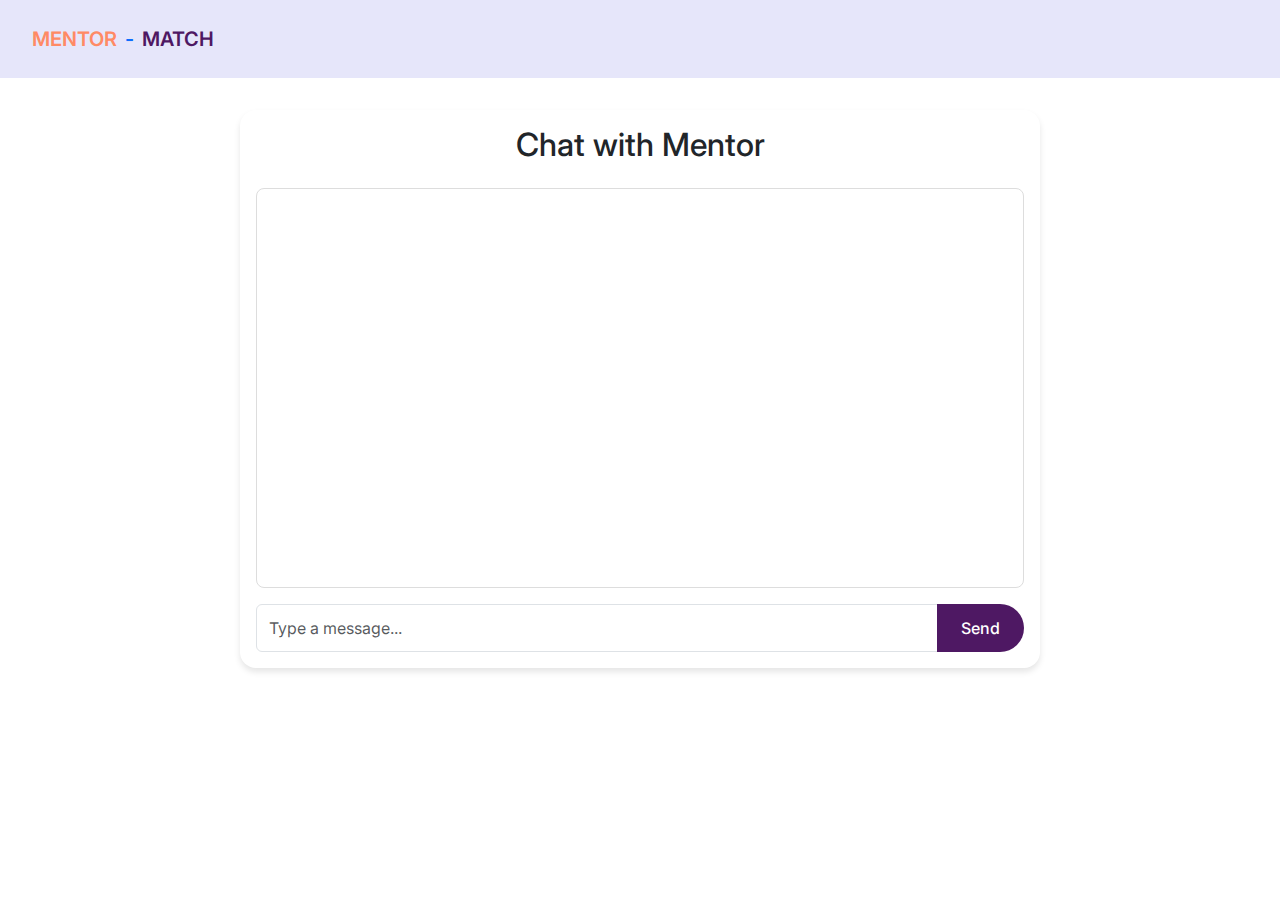
<file: chat.html>
<!DOCTYPE html>
<html lang="en">
<head>
    <meta charset="UTF-8">
    <meta name="viewport" content="width=device-width, initial-scale=1.0">
    <title>Chat - MentorMatch</title>
    <link href="https://fonts.googleapis.com/css2?family=Inter:wght@400;500;600;700&display=swap" rel="stylesheet">
    <link href="https://cdn.jsdelivr.net/npm/bootstrap@5.1.3/dist/css/bootstrap.min.css" rel="stylesheet">
    <link href="https://cdn.jsdelivr.net/npm/bootstrap-icons@1.7.2/font/bootstrap-icons.css" rel="stylesheet">
    <link rel="stylesheet" href="styles.css">
    <style>
        .chat-container {
            max-width: 800px;
            margin: 2rem auto;
            padding: 1rem;
            border-radius: 1rem;
            box-shadow: 0 4px 6px rgba(0, 0, 0, 0.1);
            background-color: white;
        }

        .messages {
            height: 400px;
            overflow-y: auto;
            margin-bottom: 1rem;
            padding: 1rem;
            border: 1px solid #ddd;
            border-radius: 0.5rem;
        }

        .message {
            margin-bottom: 0.5rem;
        }

        .message.sent {
            text-align: right;
        }

        .message.received {
            text-align: left;
        }
    </style>
</head>
<body>
    <nav class="navbar">
        <a href="index.html" class="logo">
            <span class="logo-text-up">MENTOR</span>
            <span>-</span>
            <span class="logo-text-start">MATCH</span>
        </a>
    </nav>

    <div class="container">
        <div class="chat-container">
            <h2 class="text-center mb-4">Chat with Mentor</h2>
            <div class="messages" id="messages">
                <!-- Messages will be dynamically added here -->
            </div>
            <div class="input-group">
                <input type="text" class="form-control" id="messageInput" placeholder="Type a message...">
                <button class="btn btn-primary" onclick="sendMessage()">Send</button>
            </div>
        </div>
    </div>

    <script src="https://cdn.jsdelivr.net/npm/bootstrap@5.1.3/dist/js/bootstrap.bundle.min.js"></script>
    <script>
        const messagesContainer = document.getElementById('messages');
        const socket = new WebSocket('ws://localhost:8000/ws/chat'); // Update with your WebSocket server URL

        socket.onopen = function() {
            console.log('Connected to the WebSocket server');
        };

        socket.onmessage = function(event) {
            const message = JSON.parse(event.data);
            addMessage(message.text, message.type);
        };

        socket.onclose = function() {
            console.log('Disconnected from the WebSocket server');
        };

        function sendMessage() {
            const input = document.getElementById('messageInput');
            const messageText = input.value.trim();
            if (messageText) {
                const message = { text: messageText, type: 'sent' };
                socket.send(JSON.stringify(message));
                addMessage(messageText, 'sent');
                input.value = '';
            }
        }

        function addMessage(text, type) {
            const messageDiv = document.createElement('div');
            messageDiv.className = `message ${type}`;
            messageDiv.textContent = text;
            messagesContainer.appendChild(messageDiv);
            messagesContainer.scrollTop = messagesContainer.scrollHeight;
        }
    </script>
</body>
</html>
</file>
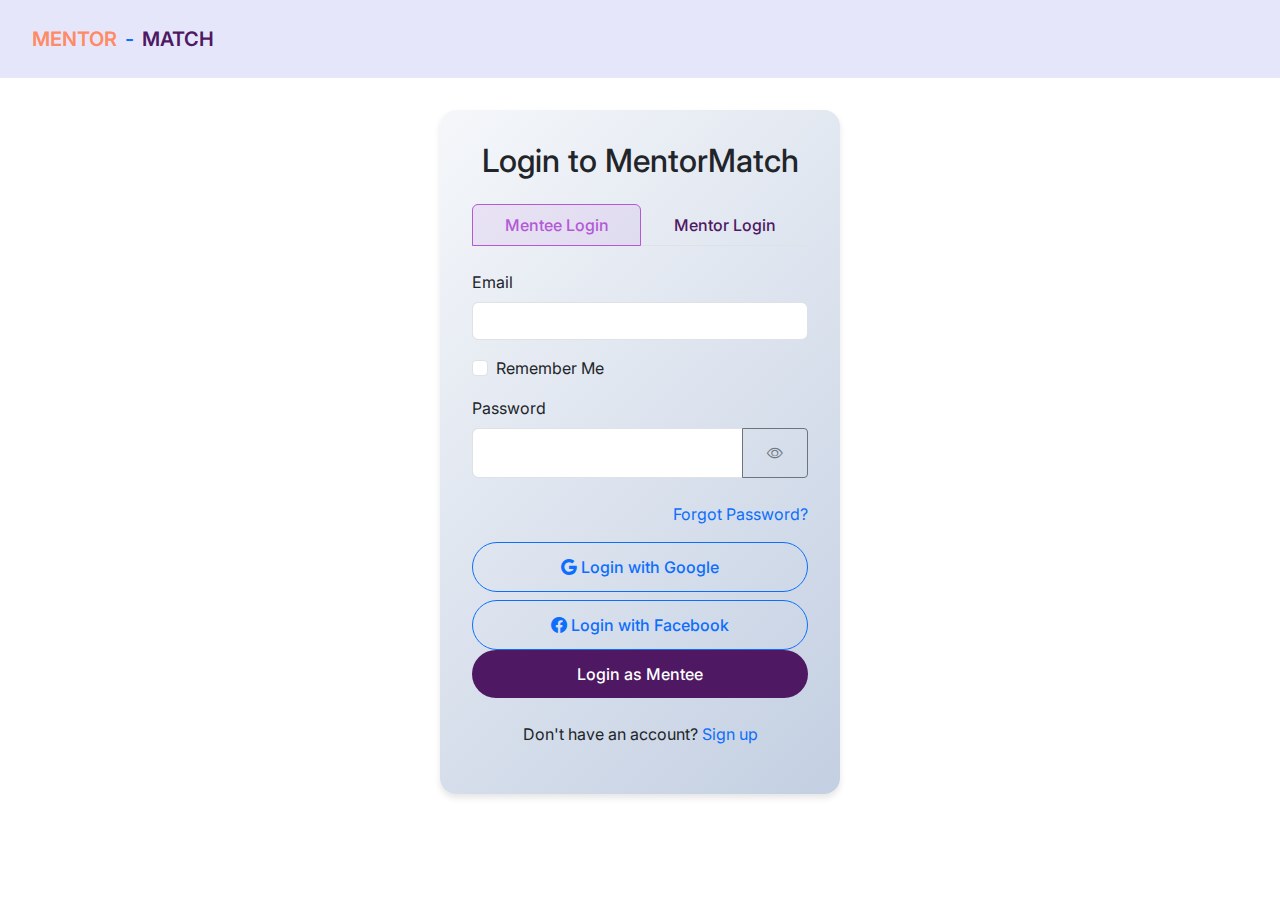
<file: login.html>
<!DOCTYPE html>
<html lang="en">
<head>
    <meta charset="UTF-8">
    <meta name="viewport" content="width=device-width, initial-scale=1.0">
    <title>Login - MentorMatch</title>
    <link href="https://fonts.googleapis.com/css2?family=Inter:wght@400;500;600;700&display=swap" rel="stylesheet">
    <link href="https://cdn.jsdelivr.net/npm/bootstrap@5.1.3/dist/css/bootstrap.min.css" rel="stylesheet">
    <link href="https://cdn.jsdelivr.net/npm/bootstrap-icons@1.7.2/font/bootstrap-icons.css" rel="stylesheet">
    <link rel="stylesheet" href="styles.css">
    <style>
        .login-container {
            max-width: 400px;
            margin: 2rem auto;
            padding: 2rem;
            border-radius: 1rem;
            box-shadow: 0 4px 6px rgba(0, 0, 0, 0.1);
            background: linear-gradient(135deg, #f5f7fa, #c3cfe2);
            transition: transform 0.3s ease, box-shadow 0.3s ease;
        }
        
        .login-container:hover {
            transform: translateY(-5px);
            box-shadow: 0 8px 12px rgba(0, 0, 0, 0.15);
        }
        
        .btn-primary {
            background-color: var(--primary-green);
            border: none;
            transition: background-color 0.3s ease, transform 0.3s ease;
        }
        
        .btn-primary:hover {
            background-color: var(--accent-green);
            transform: scale(1.05);
        }
        
        .btn-outline-primary {
            transition: color 0.3s ease, border-color 0.3s ease;
        }
        
        .btn-outline-primary:hover {
            color: var(--accent-green);
            border-color: var(--accent-green);
        }
        
        .form-control:focus {
            border-color: var(--accent-green);
            box-shadow: 0 0 0 0.25rem rgba(179, 89, 214, 0.25);
        }
        
        .nav-tabs .nav-link {
            color: var(--primary-green);
            transition: color 0.3s ease, background-color 0.3s ease;
        }
        
        .nav-tabs .nav-link.active {
            color: var(--accent-green);
            border-color: var(--accent-green);
            background-color: rgba(179, 89, 214, 0.1);
        }
        
        .input-group .btn {
            border-radius: 0 0.25rem 0.25rem 0;
        }
        
        .alert {
            animation: fadeIn 0.5s ease;
        }
        
        @keyframes fadeIn {
            from { opacity: 0; }
            to { opacity: 1; }
        }
        
        @media (max-width: 576px) {
            .login-container {
                padding: 1.5rem;
            }
            
            .btn {
                font-size: 0.9rem;
            }
        }
    </style>
</head>
<body>
    <nav class="navbar">
        <a href="index.html" class="logo">
            <span class="logo-text-up">MENTOR</span>
            <span>-</span>
            <span class="logo-text-start">MATCH</span>
        </a>
    </nav>

    <div class="container">
        <div class="login-container">
            <h2 class="text-center mb-4">Login to MentorMatch</h2>
            
            <ul class="nav nav-tabs nav-fill mb-4" id="loginTabs" role="tablist">
                <li class="nav-item" role="presentation">
                    <button class="nav-link active" id="mentee-tab" data-bs-toggle="tab" data-bs-target="#mentee-login" type="button" role="tab">
                        Mentee Login
                    </button>
                </li>
                <li class="nav-item" role="presentation">
                    <button class="nav-link" id="mentor-tab" data-bs-toggle="tab" data-bs-target="#mentor-login" type="button" role="tab">
                        Mentor Login
                    </button>
                </li>
            </ul>
            
            <div class="tab-content" id="loginTabsContent">
                <div class="tab-pane fade show active" id="mentee-login" role="tabpanel">
                    <form id="menteeLoginForm" onsubmit="return handleMenteeLogin(event)">
                        <div class="mb-3">
                            <label for="menteeEmail" class="form-label">Email</label>
                            <input type="email" class="form-control" id="menteeEmail" required>
                        </div>
                        <div class="mb-3 form-check">
                            <input type="checkbox" class="form-check-input" id="rememberMe">
                            <label class="form-check-label" for="rememberMe">Remember Me</label>
                        </div>
                        <div class="mb-4">
                            <label for="menteePassword" class="form-label">Password</label>
                            <div class="input-group">
                                <input type="password" class="form-control" id="menteePassword" required>
                                <button class="btn btn-outline-secondary" type="button" onclick="togglePasswordVisibility('menteePassword')">
                                    <i class="bi bi-eye"></i>
                                </button>
                            </div>
                        </div>
                        <div class="text-end mb-3">
                            <a href="#" class="text-decoration-none">Forgot Password?</a>
                        </div>
                        <div class="text-center mt-3">
                            <button class="btn btn-outline-primary w-100 mb-2">
                                <i class="bi bi-google"></i> Login with Google
                            </button>
                            <button class="btn btn-outline-primary w-100">
                                <i class="bi bi-facebook"></i> Login with Facebook
                            </button>
                        </div>
                        <button type="submit" class="btn btn-primary w-100">Login as Mentee</button>
                    </form>
                </div>
                
                <div class="tab-pane fade" id="mentor-login" role="tabpanel">
                    <form id="mentorLoginForm" onsubmit="return handleMentorLogin(event)">
                        <div class="mb-3">
                            <label for="mentorEmail" class="form-label">Email</label>
                            <input type="email" class="form-control" id="mentorEmail" required>
                        </div>
                        <div class="mb-3 form-check">
                            <input type="checkbox" class="form-check-input" id="rememberMeMentor">
                            <label class="form-check-label" for="rememberMeMentor">Remember Me</label>
                        </div>
                        <div class="mb-4">
                            <label for="mentorPassword" class="form-label">Password</label>
                            <div class="input-group">
                                <input type="password" class="form-control" id="mentorPassword" required>
                                <button class="btn btn-outline-secondary" type="button" onclick="togglePasswordVisibility('mentorPassword')">
                                    <i class="bi bi-eye"></i>
                                </button>
                            </div>
                        </div>
                        <div class="text-end mb-3">
                            <a href="#" class="text-decoration-none">Forgot Password?</a>
                        </div>
                        <div class="text-center mt-3">
                            <button class="btn btn-outline-primary w-100 mb-2">
                                <i class="bi bi-google"></i> Login with Google
                            </button>
                            <button class="btn btn-outline-primary w-100">
                                <i class="bi bi-facebook"></i> Login with Facebook
                            </button>
                        </div>
                        <button type="submit" class="btn btn-primary w-100">Login as Mentor</button>
                    </form>
                </div>
            </div>
            
            <div class="text-center mt-4">
                <p>Don't have an account? <a href="signup.html" class="text-decoration-none">Sign up</a></p>
            </div>
        </div>
    </div>

    <script src="https://cdn.jsdelivr.net/npm/bootstrap@5.1.3/dist/js/bootstrap.bundle.min.js"></script>
    <script>
        // Enhanced validation for email and password
        function validateForm(email, password) {
            const emailRegex = /^[^\s@]+@[^\s@]+\.[^\s@]+$/;
            if (!email) {
                showError('Please enter your email');
                return false;
            }
            if (!emailRegex.test(email)) {
                showError('Please enter a valid email address');
                return false;
            }
            if (!password) {
                showError('Please enter your password');
                return false;
            }
            return true;
        }

        function showError(message) {
            const errorDiv = document.createElement('div');
            errorDiv.className = 'alert alert-danger mt-3';
            errorDiv.textContent = message;
            
            // Remove any existing error messages
            const existingError = document.querySelector('.alert-danger');
            if (existingError) {
                existingError.remove();
            }
            
            const activeForm = document.querySelector('.tab-pane.active form');
            activeForm.insertAdjacentElement('afterend', errorDiv);
            
            // Auto-remove after 5 seconds
            setTimeout(() => errorDiv.remove(), 5000);
        }

        function setLoading(form, isLoading) {
            const button = form.querySelector('button[type="submit"]');
            const originalText = button.textContent;
            
            if (isLoading) {
                button.disabled = true;
                button.innerHTML = '<span class="spinner-border spinner-border-sm" role="status" aria-hidden="true"></span> Loading...';
            } else {
                button.disabled = false;
                button.textContent = originalText;
            }
        }

        // Check if there's an existing session
        function checkExistingSession() {
            const userData = localStorage.getItem('userData');
            const userType = localStorage.getItem('userType');
            
            if (userData && userType) {
                window.location.href = userType === 'mentor' ? 'mentor-dashboard.html' : 'mentee-dashboard.html';
            }
        }

        // Call on page load
        checkExistingSession();

        async function handleMenteeLogin(event) {
            event.preventDefault();
            const form = event.target;
            const email = document.getElementById('menteeEmail').value;
            const password = document.getElementById('menteePassword').value;

            if (!validateForm(email, password)) {
                return;
            }

            setLoading(form, true);

            try {
                const response = await fetch('http://localhost:8000/api/mentees/login', {
                    method: 'POST',
                    headers: {
                        'Content-Type': 'application/json',
                    },
                    body: JSON.stringify({ email, password })
                });

                const data = await response.json();

                if (response.ok) {
                    localStorage.setItem('userType', 'mentee');
                    localStorage.setItem('userData', JSON.stringify(data));
                    window.location.href = 'mentee-dashboard.html';
                } else {
                    showError(data.detail || 'Invalid credentials. Please try again.');
                }
            } catch (error) {
                console.error('Error:', error);
                showError('Unable to connect to the server. Please try again.');
            } finally {
                setLoading(form, false);
            }
        }

        async function handleMentorLogin(event) {
            event.preventDefault();
            const form = event.target;
            const email = document.getElementById('mentorEmail').value;
            const password = document.getElementById('mentorPassword').value;

            if (!validateForm(email, password)) {
                return;
            }

            setLoading(form, true);

            try {
                const response = await fetch('http://localhost:8000/api/mentors/login', {
                    method: 'POST',
                    headers: {
                        'Content-Type': 'application/json',
                    },
                    body: JSON.stringify({ email, password })
                });

                const data = await response.json();

                if (response.ok) {
                    localStorage.setItem('userType', 'mentor');
                    localStorage.setItem('userData', JSON.stringify(data));
                    window.location.href = 'mentor-dashboard.html';
                } else {
                    showError(data.detail || 'Invalid credentials. Please try again.');
                }
            } catch (error) {
                console.error('Error:', error);
                showError('Unable to connect to the server. Please try again.');
            } finally {
                setLoading(form, false);
            }
        }

        function togglePasswordVisibility(passwordFieldId) {
            const passwordField = document.getElementById(passwordFieldId);
            const type = passwordField.getAttribute('type') === 'password' ? 'text' : 'password';
            passwordField.setAttribute('type', type);
            const icon = passwordField.nextElementSibling.querySelector('i');
            icon.classList.toggle('bi-eye');
            icon.classList.toggle('bi-eye-slash');
        }
    </script>
</body>
</html>
</file>
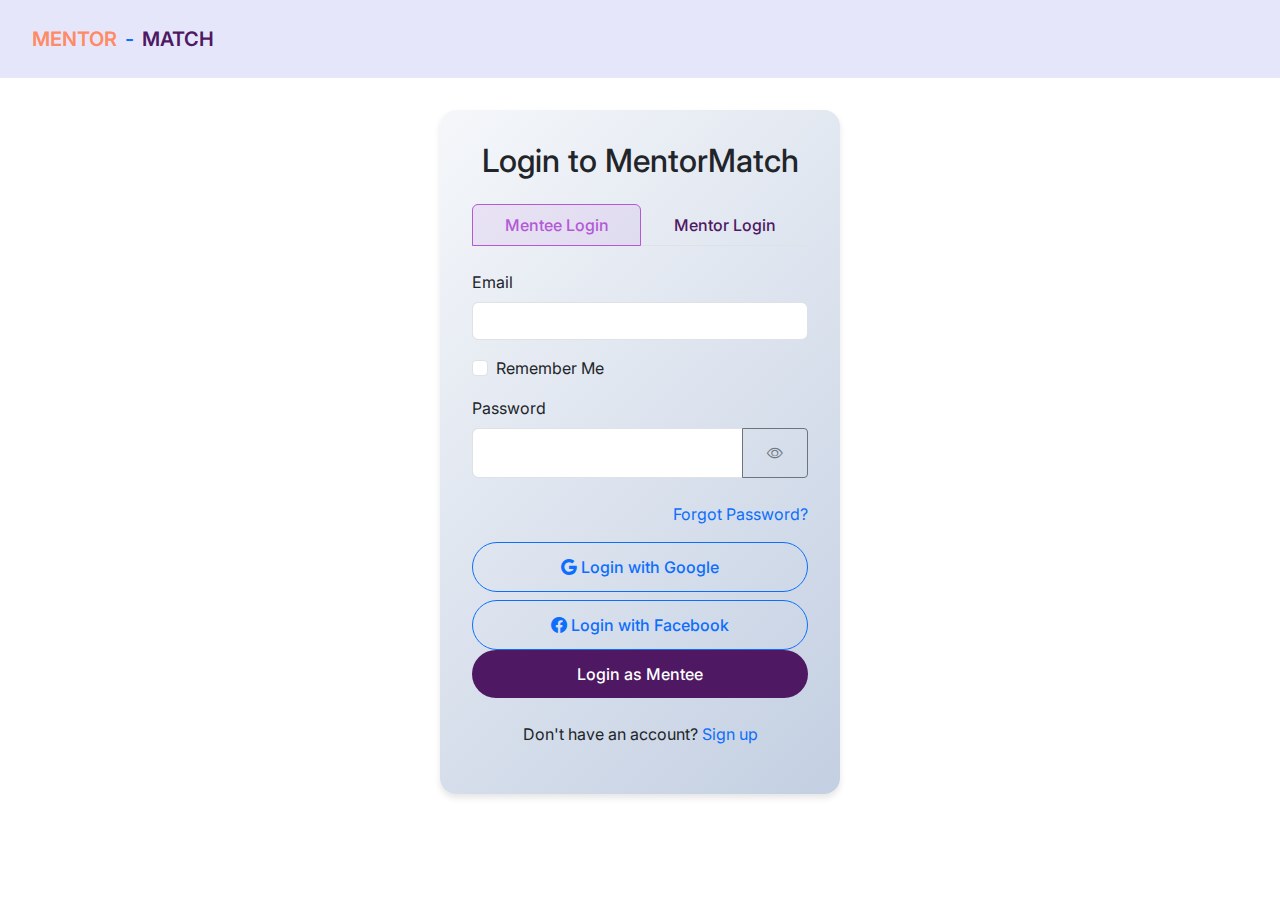
<file: mentee-dashboard.html>
<!DOCTYPE html>
<html lang="en">
<head>
    <meta charset="UTF-8">
    <meta name="viewport" content="width=device-width, initial-scale=1.0">
    <title>Mentee Dashboard - MentorMatch</title>
    <link href="https://fonts.googleapis.com/css2?family=Inter:wght@400;500;600;700&display=swap" rel="stylesheet">
    <link href="https://cdn.jsdelivr.net/npm/bootstrap@5.1.3/dist/css/bootstrap.min.css" rel="stylesheet">
    <link href="https://cdn.jsdelivr.net/npm/bootstrap-icons@1.7.2/font/bootstrap-icons.css" rel="stylesheet">
    <link rel="stylesheet" href="styles.css">
    <style>
        .dashboard-container {
            max-width: 1200px;
            margin: 2rem auto;
            padding: 0 1rem;
        }

        .profile-section {
            background-color: white;
            border-radius: 1rem;
            padding: 2rem;
            margin-bottom: 2rem;
            box-shadow: 0 4px 6px rgba(0, 0, 0, 0.1);
        }

        .profile-header {
            display: flex;
            align-items: center;
            gap: 2rem;
            margin-bottom: 2rem;
        }

        .profile-image {
            width: 120px;
            height: 120px;
            border-radius: 50%;
            object-fit: cover;
        }

        .interest-tag {
            background-color: var(--accent-green);
            color: white;
            padding: 0.25rem 0.75rem;
            border-radius: 1rem;
            display: inline-block;
            margin: 0.25rem;
        }

        .mentor-card {
            background-color: white;
            border-radius: 1rem;
            padding: 1.5rem;
            margin-bottom: 1rem;
            box-shadow: 0 2px 4px rgba(0, 0, 0, 0.1);
            transition: transform 0.3s ease;
        }

        .mentor-card:hover {
            transform: translateY(-5px);
        }

        .mentor-header {
            display: flex;
            align-items: center;
            gap: 1rem;
            margin-bottom: 1rem;
        }

        .mentor-image {
            width: 80px;
            height: 80px;
            border-radius: 50%;
            object-fit: cover;
        }

        .expertise-tag {
            background-color: var(--primary-green);
            color: white;
            padding: 0.25rem 0.75rem;
            border-radius: 1rem;
            display: inline-block;
            margin: 0.25rem;
            font-size: 0.875rem;
        }

        .search-section {
            background-color: white;
            border-radius: 1rem;
            padding: 1.5rem;
            margin-bottom: 2rem;
            box-shadow: 0 2px 4px rgba(0, 0, 0, 0.1);
        }

        .filter-group {
            display: flex;
            gap: 1rem;
            margin-bottom: 1rem;
        }

        .connect-btn {
            margin-top: 1rem;
        }
    </style>
</head>
<body>
    <nav class="navbar">
        <a href="index.html" class="logo">
            <span class="logo-text-up">MENTOR</span>
            <span>-</span>
            <span class="logo-text-start">MATCH</span>
        </a>
        <div class="nav-links">
            <button onclick="logout()" class="btn btn-outline">Log out</button>
        </div>
    </nav>

    <div class="dashboard-container">
        <!-- Profile Section -->
        <div class="profile-section">
            <div class="profile-header">
                <img id="profileImage" src="https://via.placeholder.com/120" alt="Profile" class="profile-image">
                <div>
                    <h2 id="menteeName">Loading...</h2>
                    <p id="menteeEmail" class="text-muted">Loading...</p>
                </div>
            </div>
            <div>
                <h4>Your Interests</h4>
                <div id="interestsContainer"></div>
            </div>
        </div>

        <!-- Search and Filter Section -->
        <div class="search-section">
            <h4 class="mb-3">Find Mentors</h4>
            <div class="filter-group">
                <input type="text" class="form-control" id="searchInput" placeholder="Search by expertise...">
                <select class="form-select" id="experienceFilter" style="width: auto;">
                    <option value="">All Experience Levels</option>
                    <option value="1">1+ years</option>
                    <option value="3">3+ years</option>
                    <option value="5">5+ years</option>
                </select>
            </div>
        </div>

        <!-- Available Mentors Section -->
        <h3 class="mb-4">Available Mentors</h3>
        <div id="mentorsContainer">
            <!-- Mentor cards will be dynamically added here -->
        </div>
    </div>

    <div class="container mt-5">
        <h3>Provide Feedback</h3>
        <form id="feedbackForm">
            <div class="mb-3">
                <label for="sessionRating" class="form-label">Rate your session</label>
                <select class="form-select" id="sessionRating" required>
                    <option value="">Select a rating</option>
                    <option value="1">1 - Poor</option>
                    <option value="2">2 - Fair</option>
                    <option value="3">3 - Good</option>
                    <option value="4">4 - Very Good</option>
                    <option value="5">5 - Excellent</option>
                </select>
            </div>
            <div class="mb-3">
                <label for="sessionFeedback" class="form-label">Feedback</label>
                <textarea class="form-control" id="sessionFeedback" rows="3" placeholder="Share your experience..."></textarea>
            </div>
            <button type="button" class="btn btn-primary" onclick="submitFeedback()">Submit Feedback</button>
        </form>
    </div>

    <script src="https://cdn.jsdelivr.net/npm/bootstrap@5.1.3/dist/js/bootstrap.bundle.min.js"></script>
    <script>
        // Check if user is logged in
        const userData = JSON.parse(localStorage.getItem('userData'));
        const userType = localStorage.getItem('userType');

        if (!userData || userType !== 'mentee') {
            window.location.href = 'login.html';
        }

        // Update profile information
        document.getElementById('menteeName').textContent = userData.username;
        document.getElementById('menteeEmail').textContent = userData.email;
        if (userData.photo_url) {
            document.getElementById('profileImage').src = userData.photo_url;
        }

        // Display interests
        const interestsContainer = document.getElementById('interestsContainer');
        userData.interests.forEach(interest => {
            const tag = document.createElement('span');
            tag.className = 'interest-tag';
            tag.textContent = interest;
            interestsContainer.appendChild(tag);
        });

        // Fetch and display available mentors
        let allMentors = [];
        async function fetchMentors() {
            try {
                const response = await fetch('http://localhost:8000/api/mentors');
                if (response.ok) {
                    allMentors = await response.json();
                    filterAndDisplayMentors();
                } else {
                    console.error('Failed to fetch mentors');
                }
            } catch (error) {
                console.error('Error:', error);
            }
        }

        function filterAndDisplayMentors() {
            const searchTerm = document.getElementById('searchInput').value.toLowerCase();
            const experienceFilter = parseInt(document.getElementById('experienceFilter').value) || 0;

            const filteredMentors = allMentors.filter(mentor => {
                const matchesSearch = searchTerm === '' || 
                    mentor.expertise.some(exp => exp.toLowerCase().includes(searchTerm));
                const matchesExperience = mentor.years_of_experience >= experienceFilter;
                return matchesSearch && matchesExperience;
            });

            displayMentors(filteredMentors);
        }

        function displayMentors(mentors) {
            const container = document.getElementById('mentorsContainer');
            
            if (mentors.length === 0) {
                container.innerHTML = '<p>No mentors found matching your criteria.</p>';
                return;
            }

            container.innerHTML = mentors.map(mentor => `
                <div class="mentor-card">
                    <div class="mentor-header">
                        <img src="${mentor.photo_url || 'https://via.placeholder.com/80'}" alt="${mentor.username}" class="mentor-image">
                        <div>
                            <h5>${mentor.username}</h5>
                            <p class="text-muted mb-0">${mentor.email}</p>
                            <p class="mb-0"><strong>Experience:</strong> ${mentor.years_of_experience} years</p>
                        </div>
                    </div>
                    <div>
                        <h6>Areas of Expertise:</h6>
                        ${mentor.expertise.map(exp => `
                            <span class="expertise-tag">${exp}</span>
                        `).join('')}
                    </div>
                    <button onclick="requestMentor(${mentor.id})" class="btn btn-primary connect-btn">
                        Request Mentorship
                    </button>
                </div>
            `).join('');
        }

        // Add event listeners for search and filter
        document.getElementById('searchInput').addEventListener('input', filterAndDisplayMentors);
        document.getElementById('experienceFilter').addEventListener('change', filterAndDisplayMentors);

        async function requestMentor(mentorId) {
            try {
                const response = await fetch('http://localhost:8000/api/mentors/' + mentorId + '/mentees', {
                    method: 'POST',
                    headers: {
                        'Content-Type': 'application/json',
                    },
                    body: JSON.stringify({
                        mentor_id: mentorId,
                        mentee_id: userData.id
                    })
                });

                if (response.ok) {
                    alert('Mentorship request sent successfully!');
                } else {
                    const error = await response.json();
                    alert(error.detail || 'Failed to send mentorship request.');
                }
            } catch (error) {
                console.error('Error:', error);
                alert('An error occurred. Please try again.');
            }
        }

        // Fetch mentors when page loads
        fetchMentors();

        function logout() {
            localStorage.removeItem('userData');
            localStorage.removeItem('userType');
            window.location.href = 'login.html';
        }

        function submitFeedback() {
            const rating = document.getElementById('sessionRating').value;
            const feedback = document.getElementById('sessionFeedback').value.trim();

            if (!rating) {
                alert('Please select a rating.');
                return;
            }

            // Simulate sending feedback to the server
            console.log('Rating:', rating);
            console.log('Feedback:', feedback);
            alert('Thank you for your feedback!');

            // Clear the form
            document.getElementById('feedbackForm').reset();
        }
    </script>
</body>
</html>
</file>
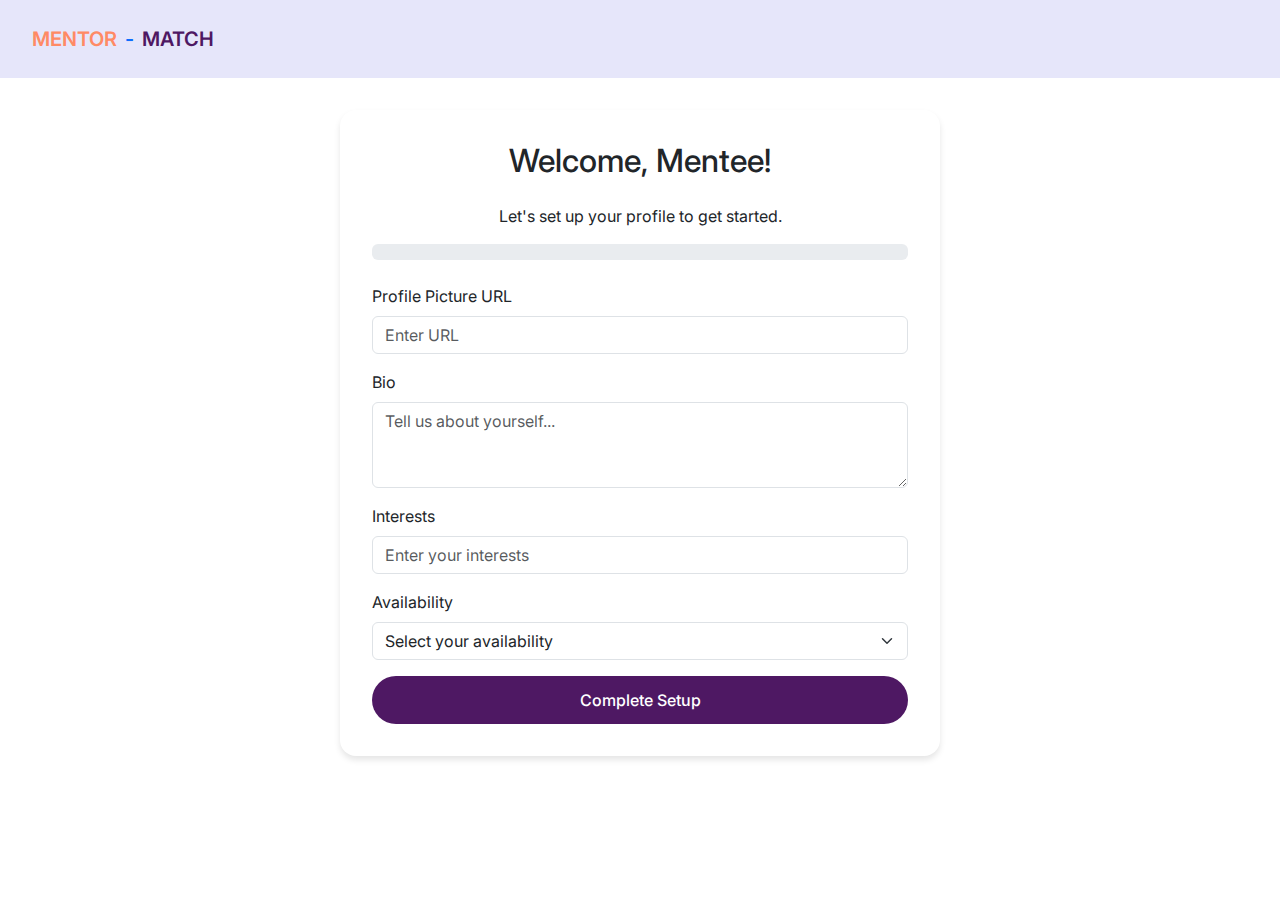
<file: mentee-onboarding.html>
<!DOCTYPE html>
<html lang="en">
<head>
    <meta charset="UTF-8">
    <meta name="viewport" content="width=device-width, initial-scale=1.0">
    <title>Mentee Onboarding - MentorMatch</title>
    <link href="https://fonts.googleapis.com/css2?family=Inter:wght@400;500;600;700&display=swap" rel="stylesheet">
    <link href="https://cdn.jsdelivr.net/npm/bootstrap@5.1.3/dist/css/bootstrap.min.css" rel="stylesheet">
    <link href="https://cdn.jsdelivr.net/npm/bootstrap-icons@1.7.2/font/bootstrap-icons.css" rel="stylesheet">
    <link rel="stylesheet" href="styles.css">
    <style>
        .onboarding-container {
            max-width: 600px;
            margin: 2rem auto;
            padding: 2rem;
            border-radius: 1rem;
            box-shadow: 0 4px 6px rgba(0, 0, 0, 0.1);
            background-color: white;
        }

        .progress-bar {
            height: 1rem;
            background-color: #e9ecef;
            border-radius: 0.5rem;
            overflow: hidden;
        }

        .progress-bar-inner {
            height: 100%;
            background-color: var(--accent-green);
            width: 0%;
            transition: width 0.3s ease;
        }
    </style>
</head>
<body>
    <nav class="navbar">
        <a href="index.html" class="logo">
            <span class="logo-text-up">MENTOR</span>
            <span>-</span>
            <span class="logo-text-start">MATCH</span>
        </a>
    </nav>

    <div class="container">
        <div class="onboarding-container">
            <h2 class="text-center mb-4">Welcome, Mentee!</h2>
            <p class="text-center">Let's set up your profile to get started.</p>
            <div class="progress mb-4">
                <div class="progress-bar">
                    <div class="progress-bar-inner" id="progressBar"></div>
                </div>
            </div>
            <form id="onboardingForm">
                <div class="mb-3">
                    <label for="profilePicture" class="form-label">Profile Picture URL</label>
                    <input type="url" class="form-control" id="profilePicture" placeholder="Enter URL">
                </div>
                <div class="mb-3">
                    <label for="bio" class="form-label">Bio</label>
                    <textarea class="form-control" id="bio" rows="3" placeholder="Tell us about yourself..."></textarea>
                </div>
                <div class="mb-3">
                    <label for="interests" class="form-label">Interests</label>
                    <input type="text" class="form-control" id="interests" placeholder="Enter your interests">
                </div>
                <div class="mb-3">
                    <label for="availability" class="form-label">Availability</label>
                    <select class="form-select" id="availability">
                        <option value="">Select your availability</option>
                        <option value="weekdays">Weekdays</option>
                        <option value="weekends">Weekends</option>
                        <option value="mornings">Mornings</option>
                        <option value="evenings">Evenings</option>
                    </select>
                </div>
                <button type="button" class="btn btn-primary w-100" onclick="completeOnboarding()">Complete Setup</button>
            </form>
        </div>
    </div>

    <script src="https://cdn.jsdelivr.net/npm/bootstrap@5.1.3/dist/js/bootstrap.bundle.min.js"></script>
    <script>
        function completeOnboarding() {
            const profilePicture = document.getElementById('profilePicture').value;
            const bio = document.getElementById('bio').value;
            const interests = document.getElementById('interests').value;
            const availability = document.getElementById('availability').value;

            if (!profilePicture || !bio || !interests || !availability) {
                alert('Please complete all fields to proceed.');
                return;
            }

            // Simulate saving data and updating progress
            const progressBar = document.getElementById('progressBar');
            progressBar.style.width = '100%';
            alert('Profile setup complete! Redirecting to your dashboard...');
            window.location.href = 'mentee-dashboard.html';
        }
    </script>
</body>
</html>
</file>
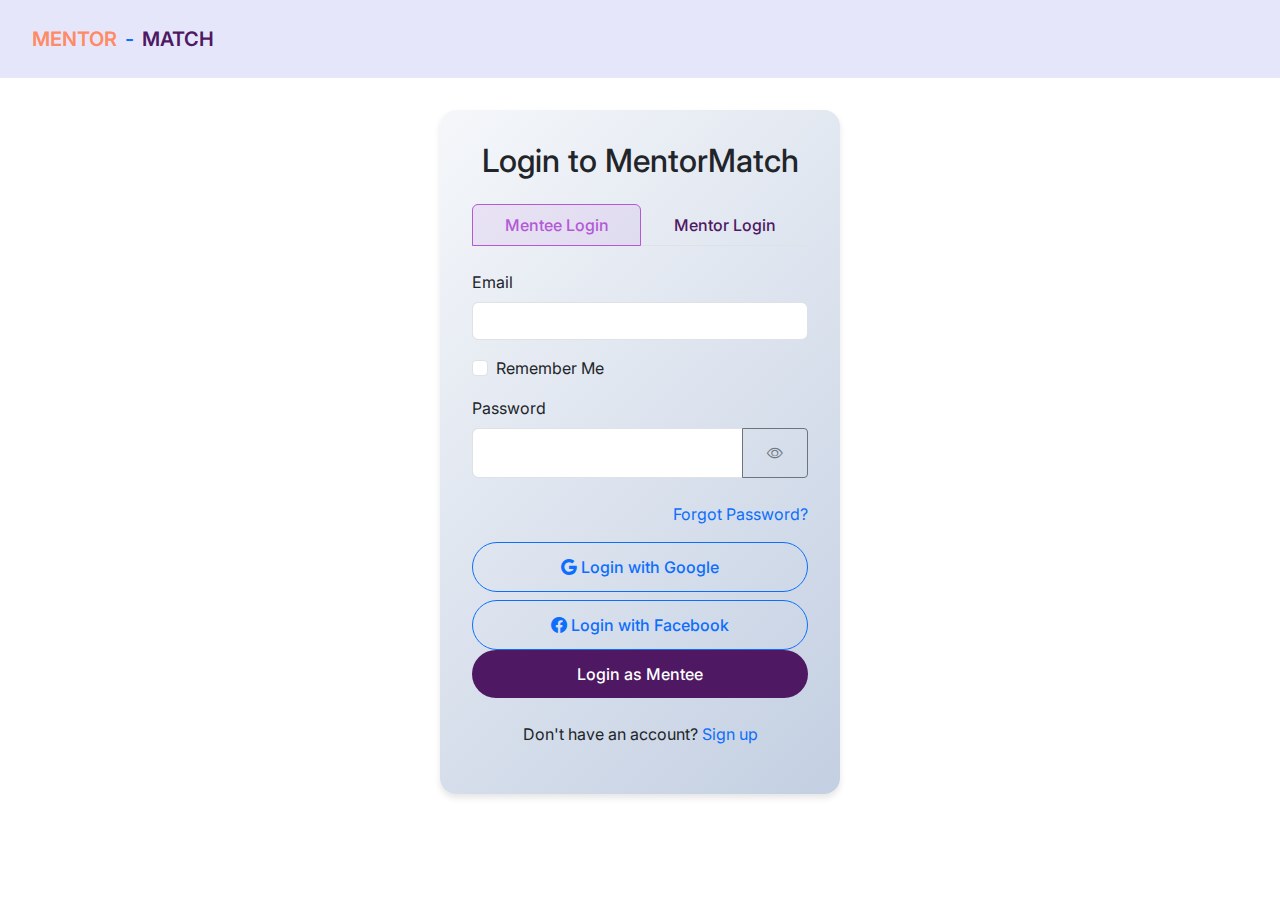
<file: mentor-dashboard.html>
<!DOCTYPE html>
<html lang="en">
<head>
    <meta charset="UTF-8">
    <meta name="viewport" content="width=device-width, initial-scale=1.0">
    <title>Mentor Dashboard - MentorMatch</title>
    <link href="https://fonts.googleapis.com/css2?family=Inter:wght@400;500;600;700&display=swap" rel="stylesheet">
    <link href="https://cdn.jsdelivr.net/npm/bootstrap@5.1.3/dist/css/bootstrap.min.css" rel="stylesheet">
    <link href="https://cdn.jsdelivr.net/npm/bootstrap-icons@1.7.2/font/bootstrap-icons.css" rel="stylesheet">
    <link rel="stylesheet" href="styles.css">
    <style>
        .dashboard-container {
            max-width: 1200px;
            margin: 2rem auto;
            padding: 0 1rem;
        }

        .profile-section {
            background-color: white;
            border-radius: 1rem;
            padding: 2rem;
            margin-bottom: 2rem;
            box-shadow: 0 4px 6px rgba(0, 0, 0, 0.1);
        }

        .profile-header {
            display: flex;
            align-items: center;
            gap: 2rem;
            margin-bottom: 2rem;
        }

        .profile-image {
            width: 120px;
            height: 120px;
            border-radius: 50%;
            object-fit: cover;
        }

        .expertise-tag {
            background-color: var(--accent-green);
            color: white;
            padding: 0.25rem 0.75rem;
            border-radius: 1rem;
            display: inline-block;
            margin: 0.25rem;
        }

        .mentee-card {
            background-color: white;
            border-radius: 1rem;
            padding: 1.5rem;
            margin-bottom: 1rem;
            box-shadow: 0 2px 4px rgba(0, 0, 0, 0.1);
            transition: transform 0.3s ease;
        }

        .mentee-card:hover {
            transform: translateY(-5px);
        }

        .mentee-header {
            display: flex;
            align-items: center;
            gap: 1rem;
            margin-bottom: 1rem;
        }

        .mentee-image {
            width: 60px;
            height: 60px;
            border-radius: 50%;
            object-fit: cover;
        }

        .interest-tag {
            background-color: var(--primary-green);
            color: white;
            padding: 0.25rem 0.75rem;
            border-radius: 1rem;
            display: inline-block;
            margin: 0.25rem;
            font-size: 0.875rem;
        }
    </style>
</head>
<body>
    <nav class="navbar">
        <a href="index.html" class="logo">
            <span class="logo-text-up">MENTOR</span>
            <span>-</span>
            <span class="logo-text-start">MATCH</span>
        </a>
        <div class="nav-links">
            <button onclick="logout()" class="btn btn-outline">Log out</button>
        </div>
    </nav>

    <div class="dashboard-container">
        <div class="profile-section">
            <div class="profile-header">
                <img id="profileImage" src="https://via.placeholder.com/120" alt="Profile" class="profile-image">
                <div>
                    <h2 id="mentorName">Loading...</h2>
                    <p id="mentorEmail" class="text-muted">Loading...</p>
                    <p><strong>Years of Experience:</strong> <span id="yearsOfExperience">Loading...</span></p>
                </div>
            </div>
            <div>
                <h4>Areas of Expertise</h4>
                <div id="expertiseContainer"></div>
            </div>
        </div>

        <h3 class="mb-4">Your Mentees</h3>
        <div id="menteesContainer">
            <!-- Mentee cards will be dynamically added here -->
        </div>

        <div class="analytics-section">
            <h3 class="mb-4">Analytics Dashboard</h3>
            <div class="row">
                <div class="col-md-4">
                    <div class="card mb-4">
                        <div class="card-body">
                            <h5 class="card-title">Session History</h5>
                            <ul id="sessionHistory" class="list-group list-group-flush">
                                <!-- Session history items will be dynamically added here -->
                            </ul>
                        </div>
                    </div>
                </div>
                <div class="col-md-4">
                    <div class="card mb-4">
                        <div class="card-body">
                            <h5 class="card-title">Feedback Summary</h5>
                            <p><strong>Average Rating:</strong> <span id="averageRating">Loading...</span></p>
                            <ul id="recentFeedback" class="list-group list-group-flush">
                                <!-- Recent feedback items will be dynamically added here -->
                            </ul>
                        </div>
                    </div>
                </div>
                <div class="col-md-4">
                    <div class="card mb-4">
                        <div class="card-body">
                            <h5 class="card-title">Engagement Metrics</h5>
                            <p><strong>Sessions Conducted:</strong> <span id="sessionsConducted">Loading...</span></p>
                            <p><strong>Mentees Mentored:</strong> <span id="menteesMentored">Loading...</span></p>
                        </div>
                    </div>
                </div>
            </div>
        </div>
    </div>

    <script src="https://cdn.jsdelivr.net/npm/bootstrap@5.1.3/dist/js/bootstrap.bundle.min.js"></script>
    <script>
        // Check if user is logged in and is a mentor
        function checkAuth() {
            const userData = JSON.parse(localStorage.getItem('userData') || '{}');
            const userType = localStorage.getItem('userType');

            if (!userData || !userData.id || userType !== 'mentor') {
                window.location.href = 'login.html';
                return null;
            }

            return userData;
        }

        // Show loading state
        function showLoading() {
            const container = document.getElementById('menteesContainer');
            container.innerHTML = `
                <div class="text-center py-5">
                    <div class="spinner-border text-primary" role="status">
                        <span class="visually-hidden">Loading...</span>
                    </div>
                    <p class="mt-2">Loading your mentees...</p>
                </div>
            `;
        }

        // Show error message
        function showError(message) {
            const container = document.getElementById('menteesContainer');
            container.innerHTML = `
                <div class="alert alert-danger" role="alert">
                    <h4 class="alert-heading">Error</h4>
                    <p>${message}</p>
                    <hr>
                    <button class="btn btn-outline-danger" onclick="fetchMentees()">Try Again</button>
                </div>
            `;
        }

        // Update profile information
        function updateProfile(userData) {
            document.getElementById('mentorName').textContent = userData.username;
            document.getElementById('mentorEmail').textContent = userData.email;
            document.getElementById('yearsOfExperience').textContent = userData.years_of_experience;
            
            if (userData.photo_url) {
                const img = document.getElementById('profileImage');
                img.src = userData.photo_url;
                img.onerror = () => {
                    img.src = 'https://via.placeholder.com/120';
                };
            }

            // Display expertise
            const expertiseContainer = document.getElementById('expertiseContainer');
            if (userData.expertise && userData.expertise.length > 0) {
                expertiseContainer.innerHTML = userData.expertise.map(expertise => `
                    <span class="expertise-tag">${expertise}</span>
                `).join('');
            } else {
                expertiseContainer.innerHTML = '<p class="text-muted">No areas of expertise listed</p>';
            }
        }

        // Fetch and display mentees
        async function fetchMentees() {
            const userData = checkAuth();
            if (!userData) return;

            showLoading();

            try {
                const response = await fetch(`http://localhost:8000/api/mentors/${userData.id}/mentees`);
                if (!response.ok) {
                    throw new Error('Failed to fetch mentees');
                }

                const mentees = await response.json();
                displayMentees(mentees);
            } catch (error) {
                console.error('Error:', error);
                showError('Unable to load your mentees. Please check your internet connection and try again.');
            }
        }

        function displayMentees(mentees) {
            const container = document.getElementById('menteesContainer');
            
            if (!mentees || mentees.length === 0) {
                container.innerHTML = `
                    <div class="alert alert-info" role="alert">
                        <h4 class="alert-heading">No Mentees Yet</h4>
                        <p>You haven't been assigned any mentees yet. Check back later!</p>
                    </div>
                `;
                return;
            }

            container.innerHTML = mentees.map(mentee => `
                <div class="mentee-card">
                    <div class="mentee-header">
                        <img src="${mentee.photo_url || 'https://via.placeholder.com/60'}" 
                             alt="${mentee.username}" 
                             class="mentee-image"
                             onerror="this.src='https://via.placeholder.com/60'">
                        <div>
                            <h5>${mentee.username}</h5>
                            <p class="text-muted mb-0">${mentee.email}</p>
                        </div>
                    </div>
                    <div>
                        <h6>Interests:</h6>
                        ${mentee.interests && mentee.interests.length > 0 
                            ? mentee.interests.map(interest => `
                                <span class="interest-tag">${interest}</span>
                            `).join('')
                            : '<p class="text-muted">No interests listed</p>'
                        }
                    </div>
                </div>
            `).join('');
        }

        // Initialize the dashboard
        function initDashboard() {
            const userData = checkAuth();
            if (userData) {
                updateProfile(userData);
                fetchMentees();
            }
        }

        // Logout function
        function logout() {
            localStorage.removeItem('userData');
            localStorage.removeItem('userType');
            window.location.href = 'login.html';
        }

        // Call initialization when page loads
        initDashboard();

        // Add event listener for page visibility changes
        document.addEventListener('visibilitychange', () => {
            if (document.visibilityState === 'visible') {
                // Refresh data when page becomes visible again
                fetchMentees();
            }
        });

        async function fetchAnalytics() {
            const userData = checkAuth();
            if (!userData) return;

            try {
                const response = await fetch(`http://localhost:8000/api/mentors/${userData.id}/analytics`);
                if (!response.ok) {
                    throw new Error('Failed to fetch analytics');
                }

                const analytics = await response.json();
                displayAnalytics(analytics);
            } catch (error) {
                console.error('Error:', error);
                showError('Unable to load analytics. Please try again later.');
            }
        }

        function displayAnalytics(analytics) {
            // Display session history
            const sessionHistory = document.getElementById('sessionHistory');
            sessionHistory.innerHTML = analytics.sessions.map(session => `
                <li class="list-group-item">
                    <strong>${session.date}</strong> with ${session.mentee_name}
                    <br><em>${session.feedback}</em>
                </li>
            `).join('');

            // Display feedback summary
            document.getElementById('averageRating').textContent = analytics.average_rating.toFixed(1);
            const recentFeedback = document.getElementById('recentFeedback');
            recentFeedback.innerHTML = analytics.recent_feedback.map(feedback => `
                <li class="list-group-item">
                    <strong>${feedback.mentee_name}:</strong> ${feedback.comment}
                </li>
            `).join('');

            // Display engagement metrics
            document.getElementById('sessionsConducted').textContent = analytics.sessions_conducted;
            document.getElementById('menteesMentored').textContent = analytics.mentees_mentored;
        }

        // Fetch analytics when page loads
        fetchAnalytics();
    </script>
</body>
</html>
</file>
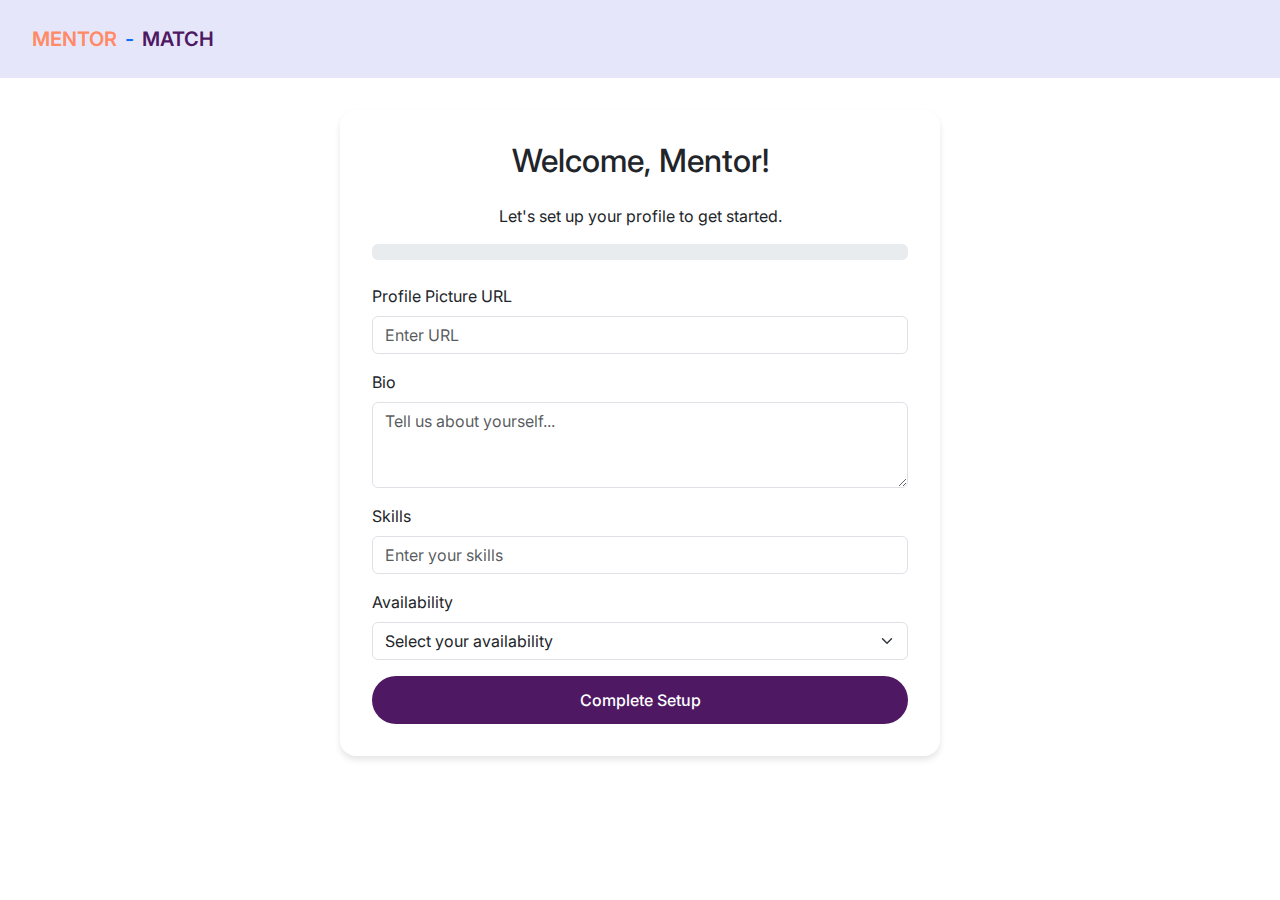
<file: mentor-onboarding.html>
<!DOCTYPE html>
<html lang="en">
<head>
    <meta charset="UTF-8">
    <meta name="viewport" content="width=device-width, initial-scale=1.0">
    <title>Mentor Onboarding - MentorMatch</title>
    <link href="https://fonts.googleapis.com/css2?family=Inter:wght@400;500;600;700&display=swap" rel="stylesheet">
    <link href="https://cdn.jsdelivr.net/npm/bootstrap@5.1.3/dist/css/bootstrap.min.css" rel="stylesheet">
    <link href="https://cdn.jsdelivr.net/npm/bootstrap-icons@1.7.2/font/bootstrap-icons.css" rel="stylesheet">
    <link rel="stylesheet" href="styles.css">
    <style>
        .onboarding-container {
            max-width: 600px;
            margin: 2rem auto;
            padding: 2rem;
            border-radius: 1rem;
            box-shadow: 0 4px 6px rgba(0, 0, 0, 0.1);
            background-color: white;
        }

        .progress-bar {
            height: 1rem;
            background-color: #e9ecef;
            border-radius: 0.5rem;
            overflow: hidden;
        }

        .progress-bar-inner {
            height: 100%;
            background-color: var(--accent-green);
            width: 0%;
            transition: width 0.3s ease;
        }
    </style>
</head>
<body>
    <nav class="navbar">
        <a href="index.html" class="logo">
            <span class="logo-text-up">MENTOR</span>
            <span>-</span>
            <span class="logo-text-start">MATCH</span>
        </a>
    </nav>

    <div class="container">
        <div class="onboarding-container">
            <h2 class="text-center mb-4">Welcome, Mentor!</h2>
            <p class="text-center">Let's set up your profile to get started.</p>
            <div class="progress mb-4">
                <div class="progress-bar">
                    <div class="progress-bar-inner" id="progressBar"></div>
                </div>
            </div>
            <form id="onboardingForm">
                <div class="mb-3">
                    <label for="profilePicture" class="form-label">Profile Picture URL</label>
                    <input type="url" class="form-control" id="profilePicture" placeholder="Enter URL">
                </div>
                <div class="mb-3">
                    <label for="bio" class="form-label">Bio</label>
                    <textarea class="form-control" id="bio" rows="3" placeholder="Tell us about yourself..."></textarea>
                </div>
                <div class="mb-3">
                    <label for="skills" class="form-label">Skills</label>
                    <input type="text" class="form-control" id="skills" placeholder="Enter your skills">
                </div>
                <div class="mb-3">
                    <label for="availability" class="form-label">Availability</label>
                    <select class="form-select" id="availability">
                        <option value="">Select your availability</option>
                        <option value="weekdays">Weekdays</option>
                        <option value="weekends">Weekends</option>
                        <option value="mornings">Mornings</option>
                        <option value="evenings">Evenings</option>
                    </select>
                </div>
                <button type="button" class="btn btn-primary w-100" onclick="completeOnboarding()">Complete Setup</button>
            </form>
        </div>
    </div>

    <script src="https://cdn.jsdelivr.net/npm/bootstrap@5.1.3/dist/js/bootstrap.bundle.min.js"></script>
    <script>
        function completeOnboarding() {
            const profilePicture = document.getElementById('profilePicture').value;
            const bio = document.getElementById('bio').value;
            const skills = document.getElementById('skills').value;
            const availability = document.getElementById('availability').value;

            if (!profilePicture || !bio || !skills || !availability) {
                alert('Please complete all fields to proceed.');
                return;
            }

            // Simulate saving data and updating progress
            const progressBar = document.getElementById('progressBar');
            progressBar.style.width = '100%';
            alert('Profile setup complete! Redirecting to your dashboard...');
            window.location.href = 'mentor-dashboard.html';
        }
    </script>
</body>
</html>
</file>
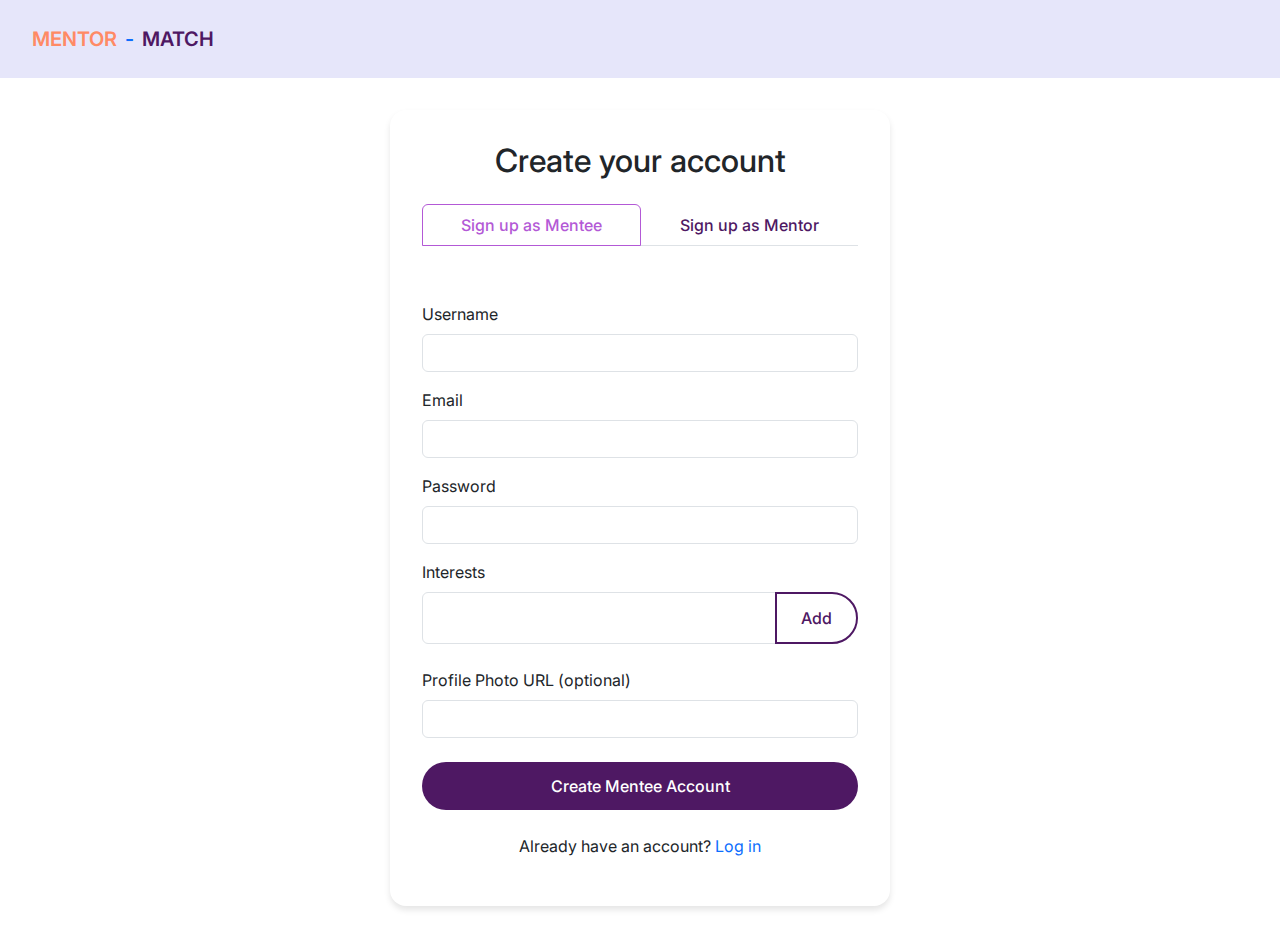
<file: signup.html>
<!DOCTYPE html>
<html lang="en">
<head>
    <meta charset="UTF-8">
    <meta name="viewport" content="width=device-width, initial-scale=1.0">
    <title>Sign Up - MentorMatch</title>
    <link href="https://fonts.googleapis.com/css2?family=Inter:wght@400;500;600;700&display=swap" rel="stylesheet">
    <link href="https://cdn.jsdelivr.net/npm/bootstrap@5.1.3/dist/css/bootstrap.min.css" rel="stylesheet">
    <link href="https://cdn.jsdelivr.net/npm/bootstrap-icons@1.7.2/font/bootstrap-icons.css" rel="stylesheet">
    <link rel="stylesheet" href="styles.css">
    <style>
        .signup-container {
            max-width: 500px;
            margin: 2rem auto;
            padding: 2rem;
            border-radius: 1rem;
            box-shadow: 0 4px 6px rgba(0, 0, 0, 0.1);
            background-color: white;
        }
        
        .tab-content {
            padding-top: 2rem;
        }
        
        .nav-tabs .nav-link {
            color: var(--primary-green);
        }
        
        .nav-tabs .nav-link.active {
            color: var(--accent-green);
            border-color: var(--accent-green);
        }
        
        .form-control:focus {
            border-color: var(--accent-green);
            box-shadow: 0 0 0 0.25rem rgba(179, 89, 214, 0.25);
        }

        .interests-container, .expertise-container {
            display: flex;
            flex-wrap: wrap;
            gap: 0.5rem;
            margin-top: 0.5rem;
        }

        .interest-tag, .expertise-tag {
            background-color: var(--accent-green);
            color: white;
            padding: 0.25rem 0.75rem;
            border-radius: 1rem;
            display: flex;
            align-items: center;
            gap: 0.5rem;
        }

        .remove-tag {
            cursor: pointer;
            font-size: 0.8rem;
        }
    </style>
</head>
<body>
    <nav class="navbar">
        <a href="index.html" class="logo">
            <span class="logo-text-up">MENTOR</span>
            <span>-</span>
            <span class="logo-text-start">MATCH</span>
        </a>
    </nav>

    <div class="container">
        <div class="signup-container">
            <h2 class="text-center mb-4">Create your account</h2>
            
            <ul class="nav nav-tabs nav-fill mb-4" id="signupTabs" role="tablist">
                <li class="nav-item" role="presentation">
                    <button class="nav-link active" id="mentee-tab" data-bs-toggle="tab" data-bs-target="#mentee-signup" type="button" role="tab">
                        Sign up as Mentee
                    </button>
                </li>
                <li class="nav-item" role="presentation">
                    <button class="nav-link" id="mentor-tab" data-bs-toggle="tab" data-bs-target="#mentor-signup" type="button" role="tab">
                        Sign up as Mentor
                    </button>
                </li>
            </ul>
            
            <div class="tab-content" id="signupTabsContent">
                <div class="tab-pane fade show active" id="mentee-signup" role="tabpanel">
                    <form id="menteeSignupForm" onsubmit="return handleMenteeSignup(event)">
                        <div class="mb-3">
                            <label for="menteeUsername" class="form-label">Username</label>
                            <input type="text" class="form-control" id="menteeUsername" required>
                        </div>
                        <div class="mb-3">
                            <label for="menteeEmail" class="form-label">Email</label>
                            <input type="email" class="form-control" id="menteeEmail" required>
                        </div>
                        <div class="mb-3">
                            <label for="menteePassword" class="form-label">Password</label>
                            <input type="password" class="form-control" id="menteePassword" required>
                        </div>
                        <div class="mb-3">
                            <label for="menteeInterests" class="form-label">Interests</label>
                            <div class="input-group">
                                <input type="text" class="form-control" id="menteeInterests">
                                <button class="btn btn-outline" type="button" onclick="addMenteeInterest()">Add</button>
                            </div>
                            <div id="menteeInterestsContainer" class="interests-container"></div>
                        </div>
                        <div class="mb-4">
                            <label for="menteePhoto" class="form-label">Profile Photo URL (optional)</label>
                            <input type="url" class="form-control" id="menteePhoto">
                        </div>
                        <button type="submit" class="btn btn-primary w-100">Create Mentee Account</button>
                    </form>
                </div>
                
                <div class="tab-pane fade" id="mentor-signup" role="tabpanel">
                    <form id="mentorSignupForm" onsubmit="return handleMentorSignup(event)">
                        <div class="mb-3">
                            <label for="mentorUsername" class="form-label">Username</label>
                            <input type="text" class="form-control" id="mentorUsername" required>
                        </div>
                        <div class="mb-3">
                            <label for="mentorEmail" class="form-label">Email</label>
                            <input type="email" class="form-control" id="mentorEmail" required>
                        </div>
                        <div class="mb-3">
                            <label for="mentorPassword" class="form-label">Password</label>
                            <input type="password" class="form-control" id="mentorPassword" required>
                        </div>
                        <div class="mb-3">
                            <label for="mentorExpertise" class="form-label">Areas of Expertise</label>
                            <div class="input-group">
                                <input type="text" class="form-control" id="mentorExpertise">
                                <button class="btn btn-outline" type="button" onclick="addMentorExpertise()">Add</button>
                            </div>
                            <div id="mentorExpertiseContainer" class="expertise-container"></div>
                        </div>
                        <div class="mb-3">
                            <label for="yearsOfExperience" class="form-label">Years of Experience</label>
                            <input type="number" class="form-control" id="yearsOfExperience" required min="0">
                        </div>
                        <div class="mb-4">
                            <label for="mentorPhoto" class="form-label">Profile Photo URL (optional)</label>
                            <input type="url" class="form-control" id="mentorPhoto">
                        </div>
                        <button type="submit" class="btn btn-primary w-100">Create Mentor Account</button>
                    </form>
                </div>
            </div>
            
            <div class="text-center mt-4">
                <p>Already have an account? <a href="login.html" class="text-decoration-none">Log in</a></p>
            </div>
        </div>
    </div>

    <script src="https://cdn.jsdelivr.net/npm/bootstrap@5.1.3/dist/js/bootstrap.bundle.min.js"></script>
    <script>
        // Store interests and expertise
        let menteeInterests = [];
        let mentorExpertise = [];

        // Validation functions
        function validateEmail(email) {
            const re = /^[^\s@]+@[^\s@]+\.[^\s@]+$/;
            return re.test(email);
        }

        function validatePassword(password) {
            // At least 8 characters, 1 uppercase, 1 lowercase, 1 number
            const re = /^(?=.*[a-z])(?=.*[A-Z])(?=.*\d).{8,}$/;
            return re.test(password);
        }

        function showError(message) {
            const errorDiv = document.createElement('div');
            errorDiv.className = 'alert alert-danger mt-3';
            errorDiv.textContent = message;
            
            // Remove any existing error messages
            const existingError = document.querySelector('.alert-danger');
            if (existingError) {
                existingError.remove();
            }
            
            const activeForm = document.querySelector('.tab-pane.active form');
            activeForm.insertAdjacentElement('afterend', errorDiv);
            
            // Auto-remove after 5 seconds
            setTimeout(() => errorDiv.remove(), 5000);
        }

        function setLoading(form, isLoading) {
            const button = form.querySelector('button[type="submit"]');
            const originalText = button.textContent;
            
            if (isLoading) {
                button.disabled = true;
                button.innerHTML = '<span class="spinner-border spinner-border-sm" role="status" aria-hidden="true"></span> Loading...';
            } else {
                button.disabled = false;
                button.textContent = originalText;
            }
        }

        function addMenteeInterest() {
            const input = document.getElementById('menteeInterests');
            const interest = input.value.trim();
            
            if (!interest) {
                showError('Please enter an interest');
                return;
            }

            if (interest.length < 2 || interest.length > 50) {
                showError('Interest must be between 2 and 50 characters');
                return;
            }
            
            if (menteeInterests.length >= 10) {
                showError('Maximum 10 interests allowed');
                return;
            }

            if (!menteeInterests.includes(interest)) {
                menteeInterests.push(interest);
                updateMenteeInterests();
                input.value = '';
            } else {
                showError('This interest has already been added');
            }
        }

        function removeMenteeInterest(interest) {
            menteeInterests = menteeInterests.filter(i => i !== interest);
            updateMenteeInterests();
        }

        function updateMenteeInterests() {
            const container = document.getElementById('menteeInterestsContainer');
            container.innerHTML = menteeInterests.map(interest => `
                <span class="interest-tag">
                    ${interest}
                    <span class="remove-tag" onclick="removeMenteeInterest('${interest}')">&times;</span>
                </span>
            `).join('');
        }

        function addMentorExpertise() {
            const input = document.getElementById('mentorExpertise');
            const expertise = input.value.trim();
            
            if (!expertise) {
                showError('Please enter an area of expertise');
                return;
            }

            if (expertise.length < 2 || expertise.length > 50) {
                showError('Expertise must be between 2 and 50 characters');
                return;
            }
            
            if (mentorExpertise.length >= 10) {
                showError('Maximum 10 areas of expertise allowed');
                return;
            }

            if (!mentorExpertise.includes(expertise)) {
                mentorExpertise.push(expertise);
                updateMentorExpertise();
                input.value = '';
            } else {
                showError('This expertise has already been added');
            }
        }

        function removeMentorExpertise(expertise) {
            mentorExpertise = mentorExpertise.filter(e => e !== expertise);
            updateMentorExpertise();
        }

        function updateMentorExpertise() {
            const container = document.getElementById('mentorExpertiseContainer');
            container.innerHTML = mentorExpertise.map(expertise => `
                <span class="expertise-tag">
                    ${expertise}
                    <span class="remove-tag" onclick="removeMentorExpertise('${expertise}')">&times;</span>
                </span>
            `).join('');
        }

        async function handleMenteeSignup(event) {
            event.preventDefault();
            const form = event.target;
            
            const username = document.getElementById('menteeUsername').value;
            const email = document.getElementById('menteeEmail').value;
            const password = document.getElementById('menteePassword').value;
            const photoUrl = document.getElementById('menteePhoto').value;

            // Validate email
            if (!validateEmail(email)) {
                showError('Please enter a valid email address');
                return;
            }

            // Validate password
            if (!validatePassword(password)) {
                showError('Password must be at least 8 characters long and contain at least one uppercase letter, one lowercase letter, and one number');
                return;
            }

            // Validate interests
            if (menteeInterests.length === 0) {
                showError('Please add at least one interest');
                return;
            }

            // Validate photo URL if provided
            if (photoUrl && !photoUrl.match(/^https?:\/\/.+/)) {
                showError('Please enter a valid URL for the profile photo');
                return;
            }

            const menteeData = {
                username,
                email,
                password,
                interests: menteeInterests,
                photo_url: photoUrl || null
            };

            setLoading(form, true);

            try {
                const response = await fetch('http://localhost:8000/api/mentees/signup', {
                    method: 'POST',
                    headers: {
                        'Content-Type': 'application/json',
                    },
                    body: JSON.stringify(menteeData)
                });

                const data = await response.json();

                if (response.ok) {
                    // Store user data in localStorage
                    localStorage.setItem('userType', 'mentee');
                    localStorage.setItem('userData', JSON.stringify(data));
                    // Redirect to find-mentors page instead of login
                    window.location.href = 'find-mentors.html';
                } else {
                    showError(data.detail || 'Failed to create account. Please try again.');
                }
            } catch (error) {
                console.error('Error:', error);
                showError('Unable to connect to the server. Please check your internet connection and try again.');
            } finally {
                setLoading(form, false);
            }
        }

        async function handleMentorSignup(event) {
            event.preventDefault();
            const form = event.target;
            
            const username = document.getElementById('mentorUsername').value;
            const email = document.getElementById('mentorEmail').value;
            const password = document.getElementById('mentorPassword').value;
            const yearsOfExperience = document.getElementById('yearsOfExperience').value;
            const photoUrl = document.getElementById('mentorPhoto').value;

            // Validate email
            if (!validateEmail(email)) {
                showError('Please enter a valid email address');
                return;
            }

            // Validate password
            if (!validatePassword(password)) {
                showError('Password must be at least 8 characters long and contain at least one uppercase letter, one lowercase letter, and one number');
                return;
            }

            // Validate expertise
            if (mentorExpertise.length === 0) {
                showError('Please add at least one area of expertise');
                return;
            }

            // Validate years of experience
            if (yearsOfExperience < 0 || yearsOfExperience > 100) {
                showError('Please enter a valid number of years of experience (0-100)');
                return;
            }

            // Validate photo URL if provided
            if (photoUrl && !photoUrl.match(/^https?:\/\/.+/)) {
                showError('Please enter a valid URL for the profile photo');
                return;
            }

            const mentorData = {
                username,
                email,
                password,
                expertise: mentorExpertise,
                years_of_experience: parseInt(yearsOfExperience),
                photo_url: photoUrl || null
            };

            setLoading(form, true);

            try {
                const response = await fetch('http://localhost:8000/api/mentors/signup', {
                    method: 'POST',
                    headers: {
                        'Content-Type': 'application/json',
                    },
                    body: JSON.stringify(mentorData)
                });

                const data = await response.json();

                if (response.ok) {
                    alert('Account created successfully! Please log in.');
                    window.location.href = 'login.html';
                } else {
                    showError(data.detail || 'Failed to create account. Please try again.');
                }
            } catch (error) {
                console.error('Error:', error);
                showError('Unable to connect to the server. Please check your internet connection and try again.');
            } finally {
                setLoading(form, false);
            }
        }

        async function handleSignup(event) {
            event.preventDefault();
            const form = event.target;
            const userType = document.querySelector('input[name="userType"]:checked').value;
            const email = document.getElementById('email').value;
            const password = document.getElementById('password').value;

            if (!validateForm(email, password)) {
                return;
            }

            setLoading(form, true);

            try {
                const response = await fetch(`http://localhost:8000/api/${userType}s/signup`, {
                    method: 'POST',
                    headers: {
                        'Content-Type': 'application/json',
                    },
                    body: JSON.stringify({ email, password })
                });

                const data = await response.json();

                if (response.ok) {
                    localStorage.setItem('userType', userType);
                    localStorage.setItem('userData', JSON.stringify(data));
                    window.location.href = `${userType}-onboarding.html`;
                } else {
                    showError(data.detail || 'Signup failed. Please try again.');
                }
            } catch (error) {
                console.error('Error:', error);
                showError('Unable to connect to the server. Please try again.');
            } finally {
                setLoading(form, false);
            }
        }

        function showProfileCompleteness() {
            const userData = JSON.parse(localStorage.getItem('userData'));
            const completeness = calculateProfileCompleteness(userData);
            const completenessBar = document.getElementById('profileCompletenessBar');
            completenessBar.style.width = `${completeness}%`;
            completenessBar.textContent = `${completeness}% Complete`;
        }

        function calculateProfileCompleteness(userData) {
            let completeness = 0;
            if (userData.email) completeness += 20;
            if (userData.profilePicture) completeness += 20;
            if (userData.bio) completeness += 20;
            if (userData.skills) completeness += 20;
            if (userData.availability) completeness += 20;
            return completeness;
        }
    </script>
</body>
</html>
</file>
<file: styles.css>
@import url("https://fonts.googleapis.com/css2?family=Poppins:wght@300;400;500;600;700&display=swap");

:root {
  --primary-green: rgb(78, 24, 99);
  --accent-green: rgb(179, 89, 214);
  --text-white: #ffffff;
  --orange-accent: #ff8a65;
}

* {
  margin: 0;
  padding: 0;
  box-sizing: border-box;
}

body {
  font-family: "Inter", sans-serif;
  background-color: white;
}

.navbar {
  padding: 1.5rem 2rem;
  display: flex;
  justify-content: space-between;
  align-items: center;
  background-color: lavender;
}

.logo {
  display: flex;
  align-items: center;
  gap: 0.5rem;
  text-decoration: none;
  font-weight: 600;
  font-size: 1.25rem;
}

.logo-text-up {
  color: var(--orange-accent);
}

.logo-text-start {
  color: var(--primary-green);
}

.nav-links {
  display: flex;
  gap: 2rem;
  align-items: center;
}

.nav-link {
  text-decoration: none;
  color: var(--primary-green);
  font-weight: 500;
  transition: color 0.3s ease;
}

.nav-link:hover {
  color: var(--accent-green);
}

.btn {
  padding: 0.75rem 1.5rem;
  border-radius: 2rem;
  font-weight: 500;
  text-decoration: none;
  transition: all 0.3s ease;
}

.btn-outline {
  border: 2px solid var(--primary-green);
  color: var(--primary-green);
  background: transparent;
}

.btn-outline:hover {
  background-color: var(--primary-green);
  color: var(--text-white);
}

.btn-primary {
  background-color: var(--primary-green);
  color: var(--text-white);
  border: none;
}

.btn-primary:hover {
  background-color: var(--accent-green);
}

.btn-accent {
  background-color: var(--accent-green);
  color: var(--text-white);
  border: none;
}

.btn-accent:hover {
  background-color: var(--primary-green);
}

.hero {
  background-color: var(--primary-green);
  min-height: calc(100vh - 5rem);
  position: relative;
  overflow: hidden;
  padding: 4rem 2rem;
}

.hero-content {
  max-width: 1200px;
  margin: 0 auto;
  display: flex;
  justify-content: center;
  align-items: center;
  text-align: center;
}

.hero-text {
  color: var(--text-white);
  max-width: 800px;
}

.hero-subtitle {
  color: var(--accent-green);
  font-size: 1.25rem;
  margin-bottom: 1.5rem;
  text-transform: uppercase;
  letter-spacing: 0.1em;
}

.hero-title {
  font-size: 3.5rem;
  line-height: 1.2;
  margin-bottom: 1.5rem;
}

.hero-description {
  font-size: 1.1rem;
  line-height: 1.6;
  margin-bottom: 2rem;
  opacity: 0.9;
}

.hero-buttons {
  display: flex;
  gap: 1rem;
  justify-content: center;
}

/* Features Section */
#features {
  background-color: var(--text-white);
  padding: 5rem 0;
}

.card {
  border: none;
  border-radius: 1rem;
  transition: transform 0.3s ease;
  box-shadow: 0 4px 6px rgba(0, 0, 0, 0.1);
}

.card:hover {
  transform: translateY(-10px);
}

.feature-icon {
  width: 60px;
  height: 60px;
  background-color: var(--primary-green);
  color: var(--text-white);
  border-radius: 50%;
  display: flex;
  align-items: center;
  justify-content: center;
  font-size: 1.5rem;
  margin-bottom: 1.5rem;
}

.card-title {
  color: var(--primary-green);
  margin-bottom: 1rem;
}

@media (max-width: 768px) {
  .hero-title {
    font-size: 2.5rem;
  }

  .nav-links {
    display: none;
  }

  .hero-buttons {
    flex-direction: column;
    gap: 1rem;
  }

  .btn {
    width: 100%;
    text-align: center;
  }
}
</file>
